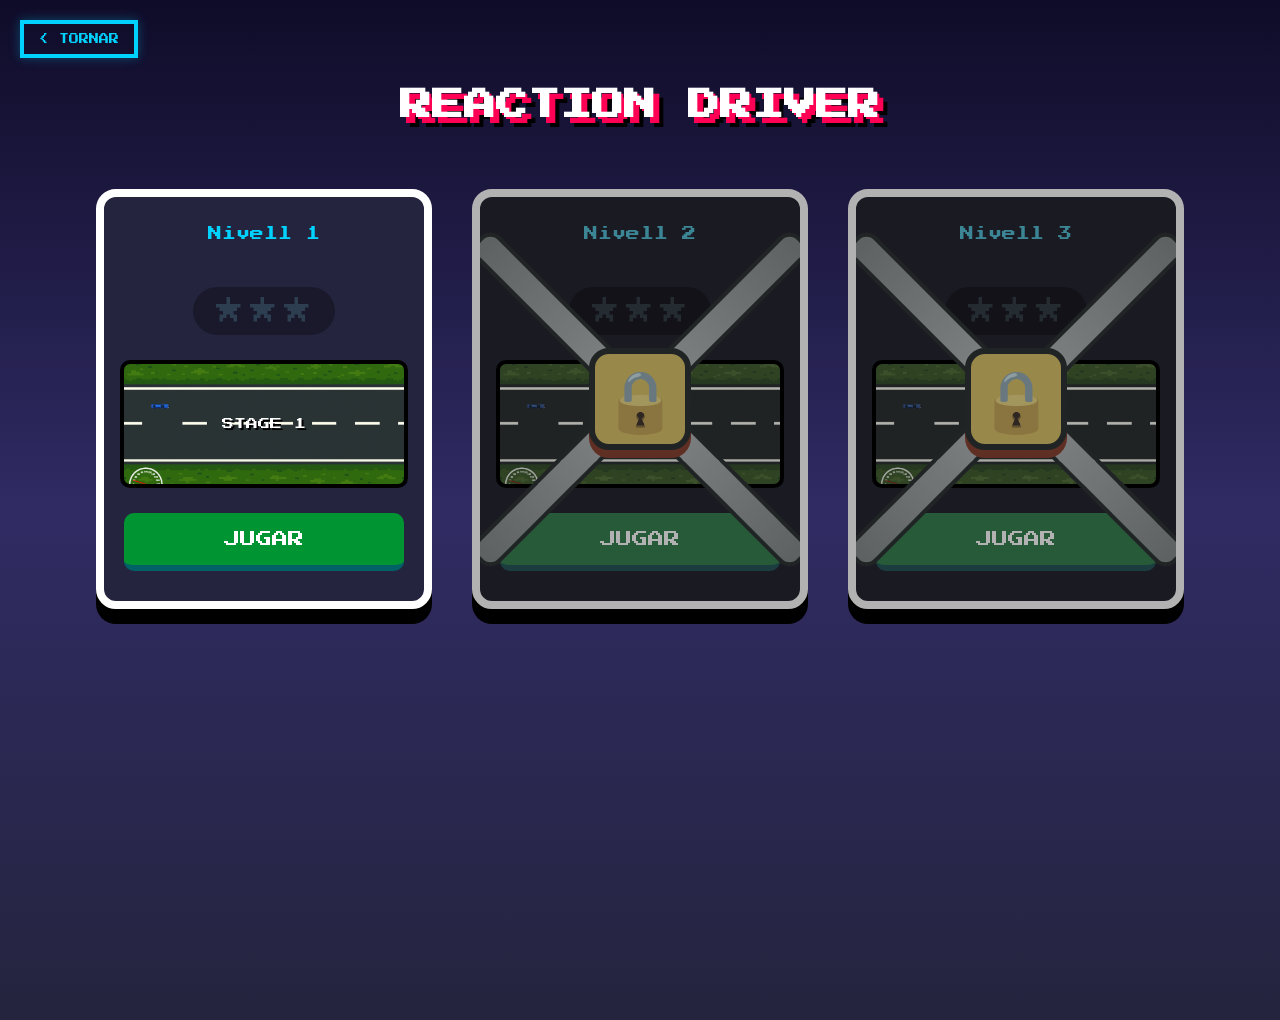
<file: pagina-de-juegos/index.html>
<!doctype html>
<html lang="es">
  <head>
    <meta charset="UTF-8" />
    <meta name="viewport" content="width=device-width, initial-scale=1.0" />
    <title>REACTION DRIVER</title>
    <link
      href="https://fonts.googleapis.com/css2?family=Press+Start+2P&display=swap"
      rel="stylesheet"
    />
    <style>
      :root {
        --primary-bg: #0f0c29;
        --card-bg: #24243e;
        --accent: #ff0055;
        --locked: #1a1a2e;
        --gold: #ffde06;
        --cyan: #00d2ff;
        --card-width: 280px;
      }

      body {
        background: linear-gradient(to bottom, #0f0c29, #302b63, #24243e);
        color: #fff;
        font-family: "Press Start 2P", cursive;
        display: flex;
        flex-direction: column;
        align-items: center;
        min-height: 100vh;
        margin: 0;
        padding: 60px 20px;
      }

      .back-container {
        position: absolute;
        top: 20px;
        left: 20px;
      }

      .back-btn {
        background: transparent;
        color: var(--cyan);
        border: 4px solid var(--cyan);
        padding: 10px 15px;
        font-family: "Press Start 2P", cursive;
        font-size: 10px;
        cursor: pointer;
        text-decoration: none;
        display: inline-block;
        transition: all 0.2s;
        box-shadow: 0 0 10px rgba(0, 210, 255, 0.3);
      }

      .back-btn:hover {
        background: var(--cyan);
        color: #000;
        box-shadow: 0 0 20px var(--cyan);
        transform: scale(1.05);
      }

      h1 {
        font-size: 32px;
        margin-bottom: 60px;
        color: #fff;
        text-shadow:
          6px 6px 0px var(--accent),
          10px 10px 0px #000;
        text-align: center;
        line-height: 1.5;
      }

      .levels-grid {
        display: grid;
        grid-template-columns: repeat(3, 1fr);
        gap: 40px;
        max-width: 1100px;
      }

      .level-card {
        background: var(--card-bg);
        border: 8px solid #fff;
        border-radius: 20px;
        padding: 30px 20px;
        width: var(--card-width);
        display: flex;
        flex-direction: column;
        align-items: center;
        position: relative;
        box-shadow: 0 15px 0px #000;
        transition: all 0.2s ease-out;
      }

      .level-card:not(.locked):hover {
        transform: translateY(-10px);
        border-color: var(--gold);
      }

      .level-name {
        font-size: 14px;
        margin-bottom: 20px;
        color: var(--cyan);
        height: 40px;
        text-align: center;
      }

      .stars-container {
        margin-bottom: 25px;
        background: rgba(0, 0, 0, 0.3);
        padding: 10px 20px;
        border-radius: 30px;
      }

      .star {
        font-size: 28px;
        color: #2c3e50;
        margin: 0 3px;
      }

      .star.earned {
        color: var(--gold);
        text-shadow: 0 0 10px orange;
        display: inline-block;
        animation: bounce 0.6s ease-in-out infinite alternate;
      }

      @keyframes bounce {
        from {
          transform: translateY(0);
        }
        to {
          transform: translateY(-5px);
        }
      }

      .preview {
        width: 100%;
        height: 120px;
        background: #1a1a2e;
        border: 4px solid #000;
        margin-bottom: 25px;
        display: flex;
        justify-content: center;
        align-items: center;
        font-size: 12px;
        color: #fff;
        border-radius: 10px;
        background-size: cover;
        background-position: center;
        text-shadow: 2px 2px 0 #000;
      }

      .play-btn {
        background: #009432;
        border: none;
        border-bottom: 6px solid #006266;
        color: white;
        font-family: "Press Start 2P", cursive;
        padding: 18px;
        font-size: 16px;
        cursor: pointer;
        width: 100%;
        border-radius: 10px;
      }

      .play-btn:hover:not(:disabled) {
        background: #a3cb38;
      }

      /* --- ESTILOS DE BLOQUEO RECUPERADOS --- */
      .locked {
        filter: grayscale(0.5) brightness(0.7);
      }

      .lock-overlay {
        position: absolute;
        top: 0;
        left: 0;
        width: 100%;
        height: 100%;
        z-index: 100;
        display: flex;
        justify-content: center;
        align-items: center;
        pointer-events: none;
        overflow: hidden;
        border-radius: 20px;
      }

      .chain {
        position: absolute;
        width: 140%;
        height: 25px;
        background: linear-gradient(90deg, #7f8c8d, #bdc3c7, #7f8c8d);
        border: 4px solid #2d3436;
        border-radius: 15px;
      }
      .chain-1 {
        transform: rotate(45deg);
      }
      .chain-2 {
        transform: rotate(-45deg);
      }

      .padlock {
        position: relative;
        font-size: 60px;
        background: #f1c40f;
        width: 90px;
        height: 90px;
        display: flex;
        justify-content: center;
        align-items: center;
        border-radius: 20px;
        border: 6px solid #2d3436;
        box-shadow: 0 8px 0 #c23616;
        animation: lockFloat 2s infinite ease-in-out;
      }

      @keyframes lockFloat {
        0%,
        100% {
          transform: scale(1);
        }
        50% {
          transform: scale(1.1);
        }
      }
      @keyframes shake {
        0%,
        100% {
          transform: translateX(0);
        }
        20% {
          transform: translateX(-10px);
        }
        40% {
          transform: translateX(10px);
        }
      }
      .shake {
        animation: shake 0.4s ease-in-out;
      }
    </style>
    <link rel="icon" type="image/png" href="../img/logo-pequeño.ico" />
  </head>
  <body>
    <div class="back-container">
      <a href="../index.html" class="back-btn"> < TORNAR</a>
    </div>

    <h1>REACTION DRIVER</h1>
    <div class="levels-grid" id="mainGrid"></div>

    <script>
      // 1. LÓGICA DE PROGRESO AL VOLVER
      function checkProgress() {
        const lastPlayed = localStorage.getItem("lastPlayedID");
        const isWaiting = sessionStorage.getItem("waitingVictory");

        if (isWaiting === "true" && lastPlayed) {
          const currentID = parseInt(lastPlayed);
          const savedProgress =
            parseInt(localStorage.getItem("reactionDriveProgress")) || 1;

          if (currentID >= savedProgress) {
            localStorage.setItem("reactionDriveProgress", currentID + 1);
          }
          localStorage.setItem(`stars_lvl_${currentID}`, "3");
          sessionStorage.removeItem("waitingVictory");
        }
      }

      checkProgress();

      const levels = [
        {
          id: 1,
          name: "Nivell 1",
          url: "https://davidc0208.github.io/RACC-ReactionDriver/",
          image: "../img/img-juego.png",
        },
        {
          id: 2,
          name: "Nivell 2",
          url: "https://davidc0208.github.io/RACC-ReactionDriver/",
          image: "../img/img-juego.png",
        },
        {
          id: 3,
          name: "Nivell 3",
          url: "https://davidc0208.github.io/RACC-ReactionDriver/",
          image: "../img/img-juego.png",
        },
      ];

      function renderLevels() {
        const progress =
          parseInt(localStorage.getItem("reactionDriveProgress")) || 1;
        const grid = document.getElementById("mainGrid");
        grid.innerHTML = "";

        levels.forEach((lvl) => {
          const isLocked = lvl.id > progress;
          const hasStars = localStorage.getItem(`stars_lvl_${lvl.id}`) === "3";

          const card = document.createElement("div");
          card.className = `level-card ${isLocked ? "locked" : ""}`;
          card.id = `card-${lvl.id}`;

          let starsHTML = "";
          for (let i = 1; i <= 3; i++) {
            starsHTML += `<span class="star ${hasStars ? "earned" : ""}">★</span>`;
          }

          card.innerHTML = `
            <div class="level-name">${lvl.name}</div>
            <div class="stars-container">${starsHTML}</div>
            <div class="preview" style="background-image: url('${lvl.image}');">STAGE ${lvl.id}</div>
            ${
              isLocked
                ? `
                <div class="lock-overlay">
                    <div class="chain chain-1"></div>
                    <div class="chain chain-2"></div>
                    <div class="padlock">🔒</div>
                </div>
            `
                : ""
            }
            <button class="play-btn" onclick="handlePlay(${lvl.id})">JUGAR</button>
          `;
          grid.appendChild(card);
        });
      }

      window.handlePlay = function (id) {
        const progress =
          parseInt(localStorage.getItem("reactionDriveProgress")) || 1;

        if (id > progress) {
          const card = document.getElementById(`card-${id}`);
          card.classList.add("shake");
          setTimeout(() => card.classList.remove("shake"), 400);
          return;
        }

        localStorage.setItem("lastPlayedID", id);
        sessionStorage.setItem("waitingVictory", "true");
        window.location.href = levels.find((l) => l.id === id).url;
      };

      renderLevels();
    </script>
  </body>
</html>
</file>
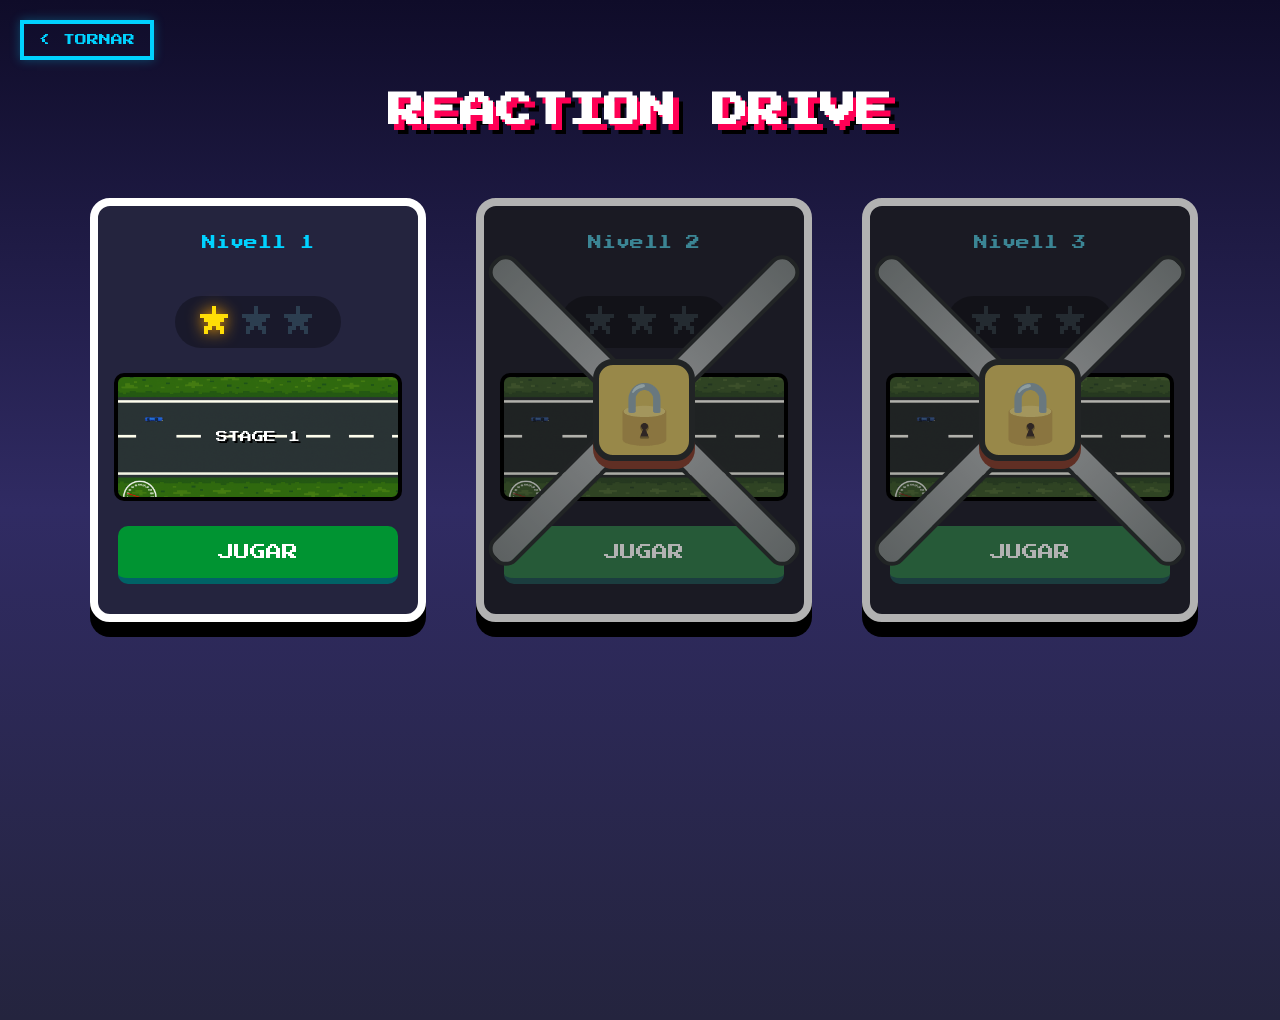
<file: racc-reaction-drive/pagina-de-juegos/index.html>
<!doctype html>
<html lang="es">
  <head>
    <meta charset="UTF-8" />
    <meta name="viewport" content="width=device-width, initial-scale=1.0" />
    <title>REACTION DRIVE</title>
    <link
      href="https://fonts.googleapis.com/css2?family=Press+Start+2P&display=swap"
      rel="stylesheet"
    />
    <style>
      :root {
        --primary-bg: #0f0c29;
        --card-bg: #24243e;
        --accent: #ff0055;
        --locked: #1a1a2e;
        --gold: #ffde06;
        --cyan: #00d2ff;
        --card-width: 280px;
      }

      body {
        background: linear-gradient(to bottom, #0f0c29, #302b63, #24243e);
        color: #fff;
        font-family: "Press Start 2P", cursive;
        display: flex;
        flex-direction: column;
        align-items: center;
        min-height: 100vh;
        margin: 0;
        padding: 60px 20px;
      }

      .back-container {
        position: absolute;
        top: 20px;
        left: 20px;
      }

      .back-btn {
        background: transparent;
        color: var(--cyan);
        border: 4px solid var(--cyan);
        padding: 10px 15px;
        font-family: "Press Start 2P", cursive;
        font-size: 12px;
        cursor: pointer;
        text-decoration: none;
        display: inline-block;
        transition: all 0.2s;
        box-shadow: 0 0 10px rgba(0, 210, 255, 0.3);
      }

      .back-btn:hover {
        background: var(--cyan);
        color: #000;
        box-shadow: 0 0 20px var(--cyan);
        transform: scale(1.05);
      }

      h1 {
        font-size: 36px;
        margin-bottom: 60px;
        color: #fff;
        text-shadow:
          6px 6px 0px var(--accent),
          10px 10px 0px #000;
        text-align: center;
        line-height: 1.5;
      }

      .levels-grid {
        display: grid;
        grid-template-columns: repeat(3, 1fr);
        gap: 50px;
        max-width: 1100px;
      }

      .level-card {
        background: var(--card-bg);
        border: 8px solid #fff;
        border-radius: 20px;
        padding: 30px 20px;
        width: var(--card-width);
        display: flex;
        flex-direction: column;
        align-items: center;
        position: relative;
        box-shadow: 0 15px 0px #000;
        transition: all 0.2s ease-out;
      }

      .level-card:not(.locked):hover {
        transform: translateY(-10px) scale(1.02);
        box-shadow: 0 25px 0px rgba(0, 0, 0, 0.5);
        border-color: var(--gold);
      }

      .level-name {
        font-size: 14px;
        margin-bottom: 20px;
        text-align: center;
        height: 40px;
        color: var(--cyan);
      }

      .stars-container {
        margin-bottom: 25px;
        background: rgba(0, 0, 0, 0.3);
        padding: 10px 20px;
        border-radius: 30px;
      }

      .star {
        font-size: 32px;
        color: #2c3e50;
        margin: 0 5px;
        display: inline-block;
      }

      .star.earned {
        color: var(--gold);
        text-shadow: 0 0 15px orange;
        animation: bounce 0.6s ease-in-out infinite alternate;
      }

      @keyframes bounce {
        from {
          transform: translateY(0);
        }
        to {
          transform: translateY(-5px);
        }
      }

      .preview {
        width: 100%;
        height: 120px;
        background: #1a1a2e;
        border: 4px solid #000;
        margin-bottom: 25px;
        display: flex;
        justify-content: center;
        align-items: center;
        font-size: 12px;
        color: #fff;
        border-radius: 10px;
        background-size: cover;
        background-position: center;
        background-repeat: no-repeat;
        background-image: repeating-linear-gradient(
          45deg,
          #16213e,
          #16213e 10px,
          #1a1a2e 10px,
          #1a1a2e 20px
        );
        overflow: hidden;
        text-shadow: 2px 2px 0 #000;
      }

      .play-btn {
        background: #009432;
        border: none;
        border-bottom: 6px solid #006266;
        color: white;
        font-family: "Press Start 2P", cursive;
        padding: 18px;
        font-size: 16px;
        cursor: pointer;
        width: 100%;
        border-radius: 10px;
        text-transform: uppercase;
      }

      .play-btn:hover:not(:disabled) {
        background: #a3cb38;
      }

      .locked {
        filter: grayscale(0.5) brightness(0.7);
      }

      .lock-overlay {
        position: absolute;
        top: 0;
        left: 0;
        width: 100%;
        height: 100%;
        z-index: 100;
        display: flex;
        justify-content: center;
        align-items: center;
        pointer-events: none;
      }

      .chain {
        position: absolute;
        width: 130%;
        height: 25px;
        background: linear-gradient(90deg, #7f8c8d, #bdc3c7, #7f8c8d);
        border: 4px solid #2d3436;
        border-radius: 15px;
      }

      .chain-1 {
        transform: rotate(45deg);
      }
      .chain-2 {
        transform: rotate(-45deg);
      }

      .padlock {
        position: relative;
        font-size: 60px;
        background: #f1c40f;
        width: 90px;
        height: 90px;
        display: flex;
        justify-content: center;
        align-items: center;
        border-radius: 20px;
        border: 6px solid #2d3436;
        box-shadow: 0 8px 0 #c23616;
        animation: lockFloat 2s infinite ease-in-out;
      }

      @keyframes lockFloat {
        0%,
        100% {
          transform: scale(1);
        }
        50% {
          transform: scale(1.1);
        }
      }

      @keyframes shake {
        0%,
        100% {
          transform: translateX(0);
        }
        20% {
          transform: translateX(-10px);
        }
        40% {
          transform: translateX(10px);
        }
      }
      .shake {
        animation: shake 0.4s ease-in-out;
      }

      @media (max-width: 1000px) {
        .levels-grid {
          grid-template-columns: repeat(2, 1fr);
        }
      }
      @media (max-width: 650px) {
        .levels-grid {
          grid-template-columns: 1fr;
        }
      }
    </style>
  </head>
  <body>
    <div class="back-container">
      <a href="../index.html" class="back-btn"> < TORNAR</a>
    </div>

    <h1>REACTION DRIVE</h1>

    <div class="levels-grid" id="mainGrid"></div>

    <script>
      // --- SISTEMA DE PROGRESO ---
      // Obtenemos el nivel máximo alcanzado del localStorage (por defecto 1)
      let maxUnlocked =
        parseInt(localStorage.getItem("reactionDriveProgress")) || 1;

      const levels = [
        {
          id: 1,
          name: "Nivell 1",
          stars: 1,
          url: "https://davidc0208.github.io/RACC-ReactionDriver/",
          image: "../img/img-juego.png",
        },
        {
          id: 2,
          name: "Nivell 2",
          stars: 0,
          url: "#", // Aquí iría la URL del nivel 2
          image: "../img/img-juego.png",
        },
        {
          id: 3,
          name: "Nivell 3",
          stars: 0,
          url: "#", // Aquí iría la URL del nivel 3
          image: "../img/img-juego.png",
        },
      ];

      function createGallery() {
        const grid = document.getElementById("mainGrid");
        grid.innerHTML = "";

        levels.forEach((lvl) => {
          // Un nivel está bloqueado si su ID es mayor que el máximo desbloqueado
          const isLocked = lvl.id > maxUnlocked;

          const card = document.createElement("div");
          card.className = `level-card ${isLocked ? "locked" : ""}`;
          card.id = `card-${lvl.id}`;

          let starsHTML = "";
          for (let i = 1; i <= 3; i++) {
            starsHTML += `<span class="star ${i <= lvl.stars ? "earned" : ""}">★</span>`;
          }

          const previewStyle = lvl.image
            ? `style="background-image: url('${lvl.image}');"`
            : "";

          card.innerHTML = `
            <div class="level-name">${lvl.name}</div>
            <div class="stars-container">${starsHTML}</div>
            <div class="preview" ${previewStyle}>STAGE ${lvl.id}</div>
            ${
              isLocked
                ? `
                <div class="lock-overlay">
                    <div class="chain chain-1"></div>
                    <div class="chain chain-2"></div>
                    <div class="padlock">🔒</div>
                </div>
            `
                : ""
            }
            <button class="play-btn" onclick="handlePlay(${lvl.id})">JUGAR</button>
          `;
          grid.appendChild(card);
        });
      }

      window.handlePlay = function (id) {
        const isLocked = id > maxUnlocked;
        const cardElement = document.getElementById(`card-${id}`);

        if (isLocked) {
          cardElement.classList.add("shake");
          setTimeout(() => cardElement.classList.remove("shake"), 400);
          return;
        }

        // --- LÓGICA DE DESBLOQUEO ---
        // Para esta demo: al hacer click en un nivel desbloqueado,
        // simulamos que lo pasas y desbloqueamos el siguiente.
        if (id === maxUnlocked && maxUnlocked < levels.length) {
          maxUnlocked++;
          localStorage.setItem("reactionDriveProgress", maxUnlocked);

          // Si quieres que el desbloqueo sea instantáneo visualmente:
          setTimeout(() => {
            createGallery();
          }, 500);
        }

        const currentLevel = levels.find((l) => l.id === id);
        if (currentLevel.url && currentLevel.url !== "#") {
          window.location.href = currentLevel.url;
        } else {
          alert(
            `Has completat el ${currentLevel.name}. El següent nivell ja està disponible!`,
          );
        }
      };

      createGallery();
    </script>
  </body>
</html>
</file>
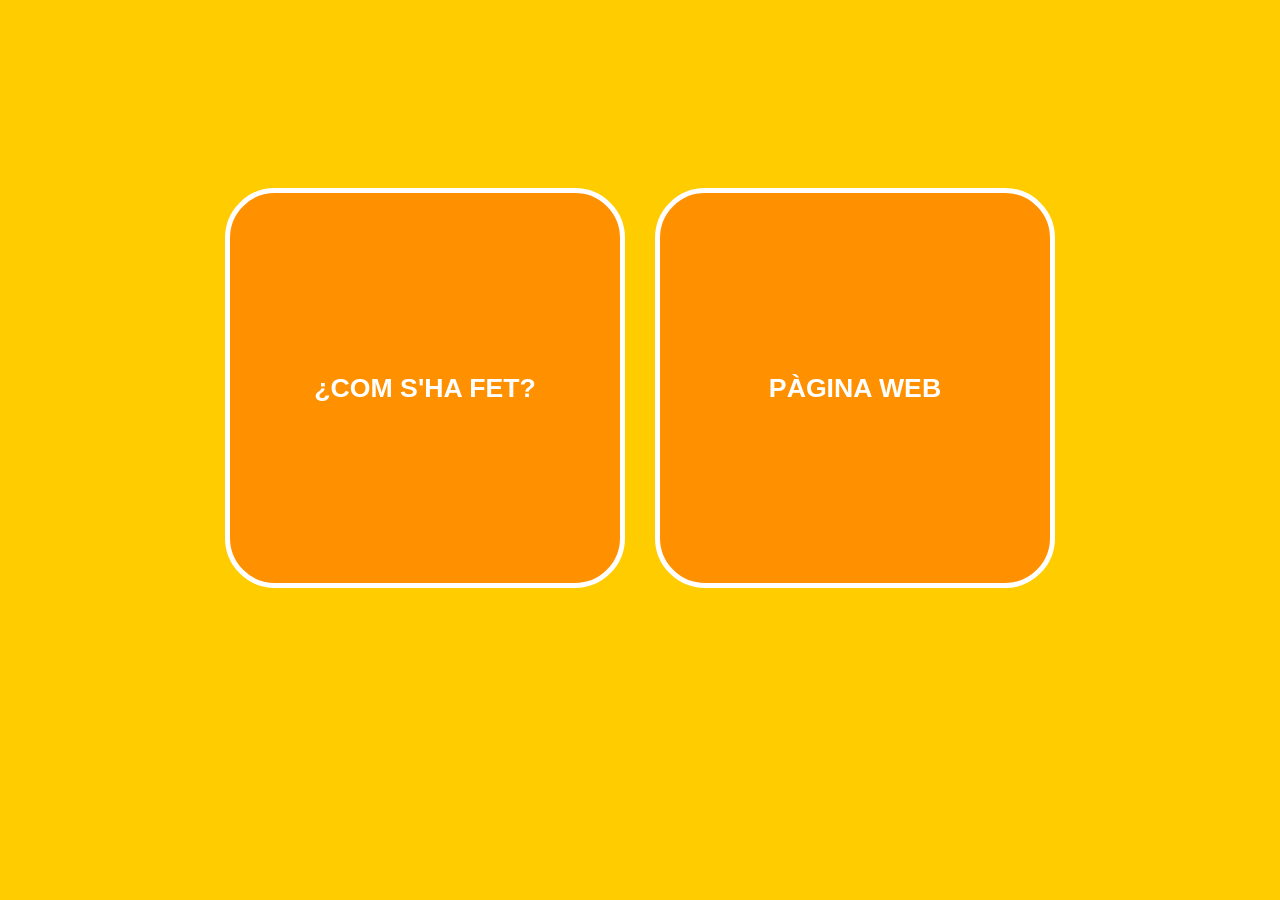
<file: racc-reaction-drive/index1.html>
<!doctype html>
<html lang="es">
  <head>
    <meta charset="UTF-8" />
    <meta name="viewport" content="width=device-width, initial-scale=1.0" />
    <title></title>
    <style>
      .body{
        background-color: #ffcc00;
      }
      .cuadrado {
        width: 400px;
        height: 400px;
        background-color: rgb(255, 145, 0);
        border: 5px solid white;
        border-radius: 50px;
        color: white;
      }
    .contenedor-botones {
      display: flex;            
      justify-content: center;  
      align-items: center;      
      gap: 30px;                
      min-height:80vh;       
      padding: 20px;
      }
    .boton {
     background-color: #FF9800;
     border: 1px solid rgb(255, 255, 255);
     border-radius: 25px;
     padding: 40px 20px;
    text-align: center;
     font-family: sans-serif;
    font-weight: bold;
    color: blue;
    text-decoration: underline;
     width: 200px;
     cursor: pointer;
}   
    </style>
  </head>
  <body class="body">
    <div class="contenedor-botones">
        <a href="#">
            <button class="cuadrado ">
                <h1>¿COM S'HA FET?</h1>
            </button>
        </a>
    <a href="index.html ">
    <button class="cuadrado">
        <p><h1>PÀGINA WEB</h1></p>
    </button></a>
    </div>

  </body>
</html>
</file>
